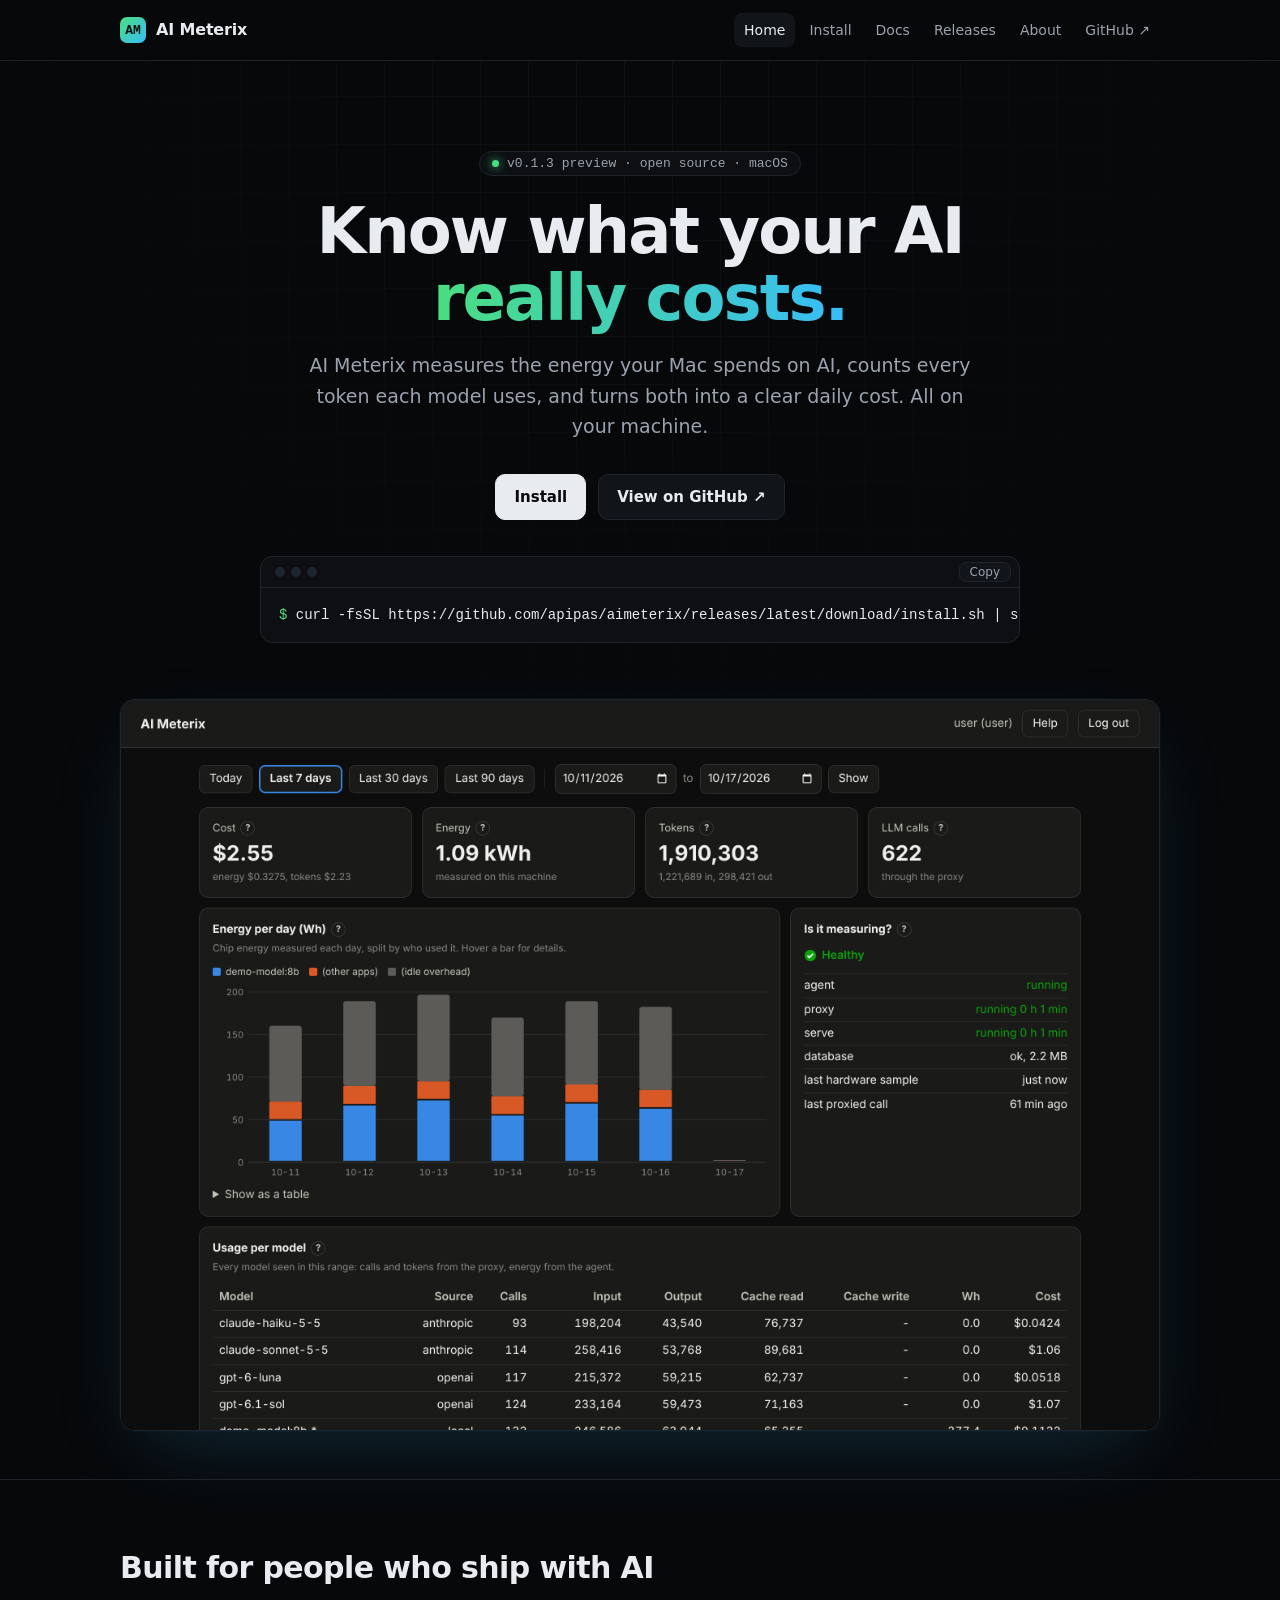
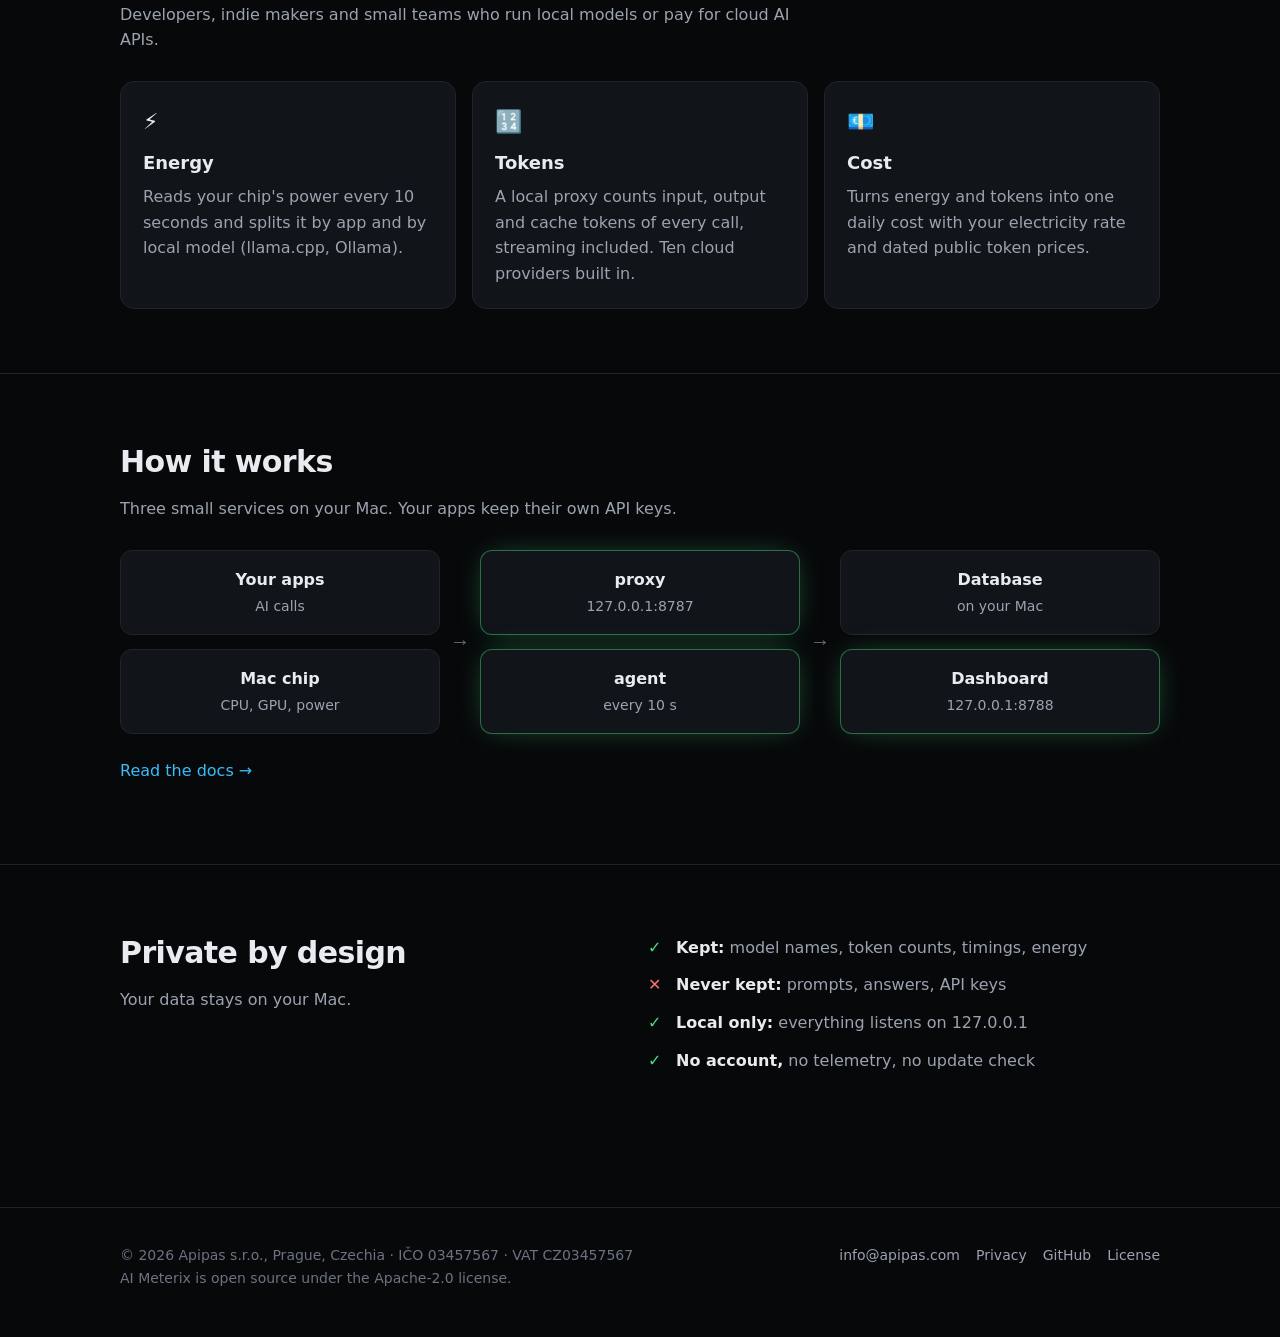
<file: site/index.html>
<!doctype html>
<html lang="en">
<head>
<meta charset="utf-8">
<meta name="viewport" content="width=device-width, initial-scale=1">
<title>AI Meterix</title>
<meta name="description" content="See what AI really costs on your Mac: energy, tokens and money, in one local dashboard.">
<link rel="stylesheet" href="style.css">
<link rel="icon" href="data:image/svg+xml,%3Csvg xmlns='http://www.w3.org/2000/svg' viewBox='0 0 32 32'%3E%3Crect width='32' height='32' rx='8' fill='%234ade80'/%3E%3Ctext x='16' y='22' font-size='16' font-family='monospace' font-weight='700' text-anchor='middle' fill='%2304110a'%3EAM%3C/text%3E%3C/svg%3E">
</head>
<body>
<header class="top"><div class="wrap">
<a class="logo" href="index.html"><span class="mark">AM</span>AI Meterix</a>
<button class="menu-btn" type="button" aria-label="Menu">Menu</button>
<nav class="menu"><a href="index.html" aria-current="page">Home</a><a href="install.html">Install</a><a href="docs.html">Docs</a><a href="releases.html">Releases</a><a href="about.html">About</a><a href="https://github.com/apipas/aimeterix">GitHub ↗</a></nav>
</div></header>
<main>

<section class="hero"><div class="wrap">
<span class="badge"><span class="dot"></span>v0.1.3 preview · open source · macOS</span>
<h1>Know what your AI<br><span class="grad">really costs.</span></h1>
<p class="lead">AI Meterix measures the energy your Mac spends on AI, counts every token each model uses, and turns both into a clear daily cost. All on your machine.</p>
<div class="btns"><a class="btn primary" href="install.html">Install</a><a class="btn" href="https://github.com/apipas/aimeterix">View on GitHub ↗</a></div>
<div class="term"><div class="bar"><i></i><i></i><i></i></div><pre><span class="p">$ </span>curl -fsSL https://github.com/apipas/aimeterix/releases/latest/download/install.sh | sh</pre></div>
<div class="shot"><img src="images/dashboard.png" alt="The AI Meterix dashboard: cost, energy, tokens and calls for the last 7 days" width="1280" height="900"></div>
</div></section>

<section class="section"><div class="wrap">
<h2>Built for people who ship with AI</h2>
<p class="sub">Developers, indie makers and small teams who run local models or pay for cloud AI APIs.</p>
<div class="grid">
<div class="card"><div class="ico">⚡</div><h3>Energy</h3><p>Reads your chip's power every 10 seconds and splits it by app and by local model (llama.cpp, Ollama).</p></div>
<div class="card"><div class="ico">🔢</div><h3>Tokens</h3><p>A local proxy counts input, output and cache tokens of every call, streaming included. Ten cloud providers built in.</p></div>
<div class="card"><div class="ico">💶</div><h3>Cost</h3><p>Turns energy and tokens into one daily cost with your electricity rate and dated public token prices.</p></div>
</div>
</div></section>

<section class="section"><div class="wrap">
<h2>How it works</h2>
<p class="sub">Three small services on your Mac. Your apps keep their own API keys.</p>
<div class="flow">
<div class="stack"><div class="node"><b>Your apps</b><span>AI calls</span></div><div class="node"><b>Mac chip</b><span>CPU, GPU, power</span></div></div>
<div class="arrow">→</div>
<div class="stack"><div class="node hl"><b>proxy</b><span>127.0.0.1:8787</span></div><div class="node hl"><b>agent</b><span>every 10 s</span></div></div>
<div class="arrow">→</div>
<div class="stack"><div class="node"><b>Database</b><span>on your Mac</span></div><div class="node hl"><b>Dashboard</b><span>127.0.0.1:8788</span></div></div>
</div>
<p style="margin-top:24px"><a href="docs.html">Read the docs →</a></p>
</div></section>

<section class="section"><div class="wrap">
<div class="grid two">
<div><h2>Private by design</h2><p class="sub">Your data stays on your Mac.</p></div>
<ul class="ticks">
<li><b>Kept:</b> model names, token counts, timings, energy</li>
<li class="no"><b>Never kept:</b> prompts, answers, API keys</li>
<li><b>Local only:</b> everything listens on 127.0.0.1</li>
<li><b>No account,</b> no telemetry, no update check</li>
</ul>
</div>
</div></section>

</main>
<footer><div class="wrap">
<div>© 2026 Apipas s.r.o., Prague, Czechia · IČO 03457567 · VAT CZ03457567<br>AI Meterix is open source under the Apache-2.0 license.</div>
<div class="links"><a href="mailto:info@apipas.com">info@apipas.com</a><a href="privacy.html">Privacy</a><a href="https://github.com/apipas/aimeterix">GitHub</a><a href="https://github.com/apipas/aimeterix/blob/main/LICENSE">License</a></div>
</div></footer>
<script src="site.js"></script>
</body>
</html>
</file>
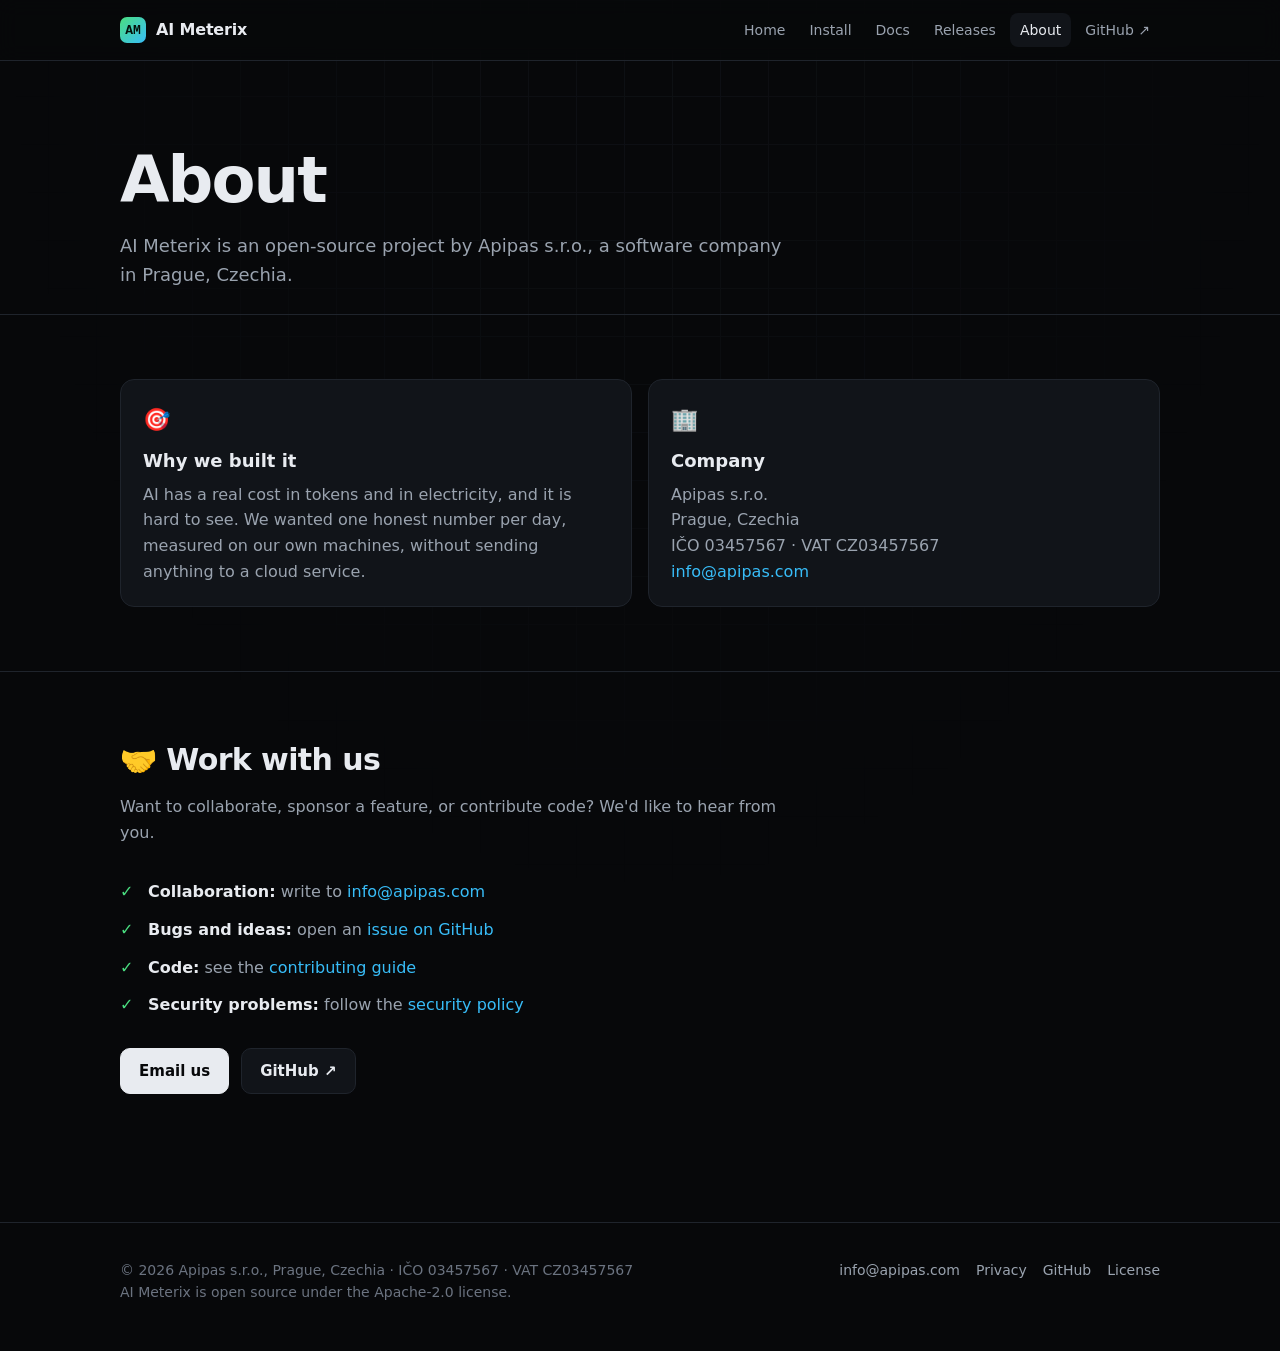
<file: site/about.html>
<!doctype html>
<html lang="en">
<head>
<meta charset="utf-8">
<meta name="viewport" content="width=device-width, initial-scale=1">
<title>About · AI Meterix</title>
<meta name="description" content="AI Meterix is an open-source project by Apipas s.r.o., Prague, Czechia.">
<link rel="stylesheet" href="style.css">
<link rel="icon" href="data:image/svg+xml,%3Csvg xmlns='http://www.w3.org/2000/svg' viewBox='0 0 32 32'%3E%3Crect width='32' height='32' rx='8' fill='%234ade80'/%3E%3Ctext x='16' y='22' font-size='16' font-family='monospace' font-weight='700' text-anchor='middle' fill='%2304110a'%3EAM%3C/text%3E%3C/svg%3E">
</head>
<body>
<header class="top"><div class="wrap">
<a class="logo" href="index.html"><span class="mark">AM</span>AI Meterix</a>
<button class="menu-btn" type="button" aria-label="Menu">Menu</button>
<nav class="menu"><a href="index.html">Home</a><a href="install.html">Install</a><a href="docs.html">Docs</a><a href="releases.html">Releases</a><a href="about.html" aria-current="page">About</a><a href="https://github.com/apipas/aimeterix">GitHub ↗</a></nav>
</div></header>
<main>

<section class="page-head"><div class="wrap">
<h1>About</h1>
<p>AI Meterix is an open-source project by Apipas s.r.o., a software company in Prague, Czechia.</p>
</div></section>

<section class="section"><div class="wrap">
<div class="grid two">
<div class="card"><div class="ico">🎯</div><h3>Why we built it</h3><p>AI has a real cost in tokens and in electricity, and it is hard to see. We wanted one honest number per day, measured on our own machines, without sending anything to a cloud service.</p></div>
<div class="card"><div class="ico">🏢</div><h3>Company</h3><p>Apipas s.r.o.<br>Prague, Czechia<br>IČO 03457567 · VAT CZ03457567<br><a href="mailto:info@apipas.com">info@apipas.com</a></p></div>
</div>
</div></section>

<section class="section"><div class="wrap">
<h2>🤝 Work with us</h2>
<p class="sub">Want to collaborate, sponsor a feature, or contribute code? We'd like to hear from you.</p>
<ul class="ticks">
<li><b>Collaboration:</b> write to <a href="mailto:info@apipas.com">info@apipas.com</a></li>
<li><b>Bugs and ideas:</b> open an <a href="https://github.com/apipas/aimeterix/issues">issue on GitHub</a></li>
<li><b>Code:</b> see the <a href="https://github.com/apipas/aimeterix/blob/main/CONTRIBUTING.md">contributing guide</a></li>
<li><b>Security problems:</b> follow the <a href="https://github.com/apipas/aimeterix/blob/main/SECURITY.md">security policy</a></li>
</ul>
<div class="btns" style="justify-content:flex-start;margin-top:24px"><a class="btn primary" href="mailto:info@apipas.com">Email us</a><a class="btn" href="https://github.com/apipas/aimeterix">GitHub ↗</a></div>
</div></section>

</main>
<footer><div class="wrap">
<div>© 2026 Apipas s.r.o., Prague, Czechia · IČO 03457567 · VAT CZ03457567<br>AI Meterix is open source under the Apache-2.0 license.</div>
<div class="links"><a href="mailto:info@apipas.com">info@apipas.com</a><a href="privacy.html">Privacy</a><a href="https://github.com/apipas/aimeterix">GitHub</a><a href="https://github.com/apipas/aimeterix/blob/main/LICENSE">License</a></div>
</div></footer>
<script src="site.js"></script>
</body>
</html>
</file>
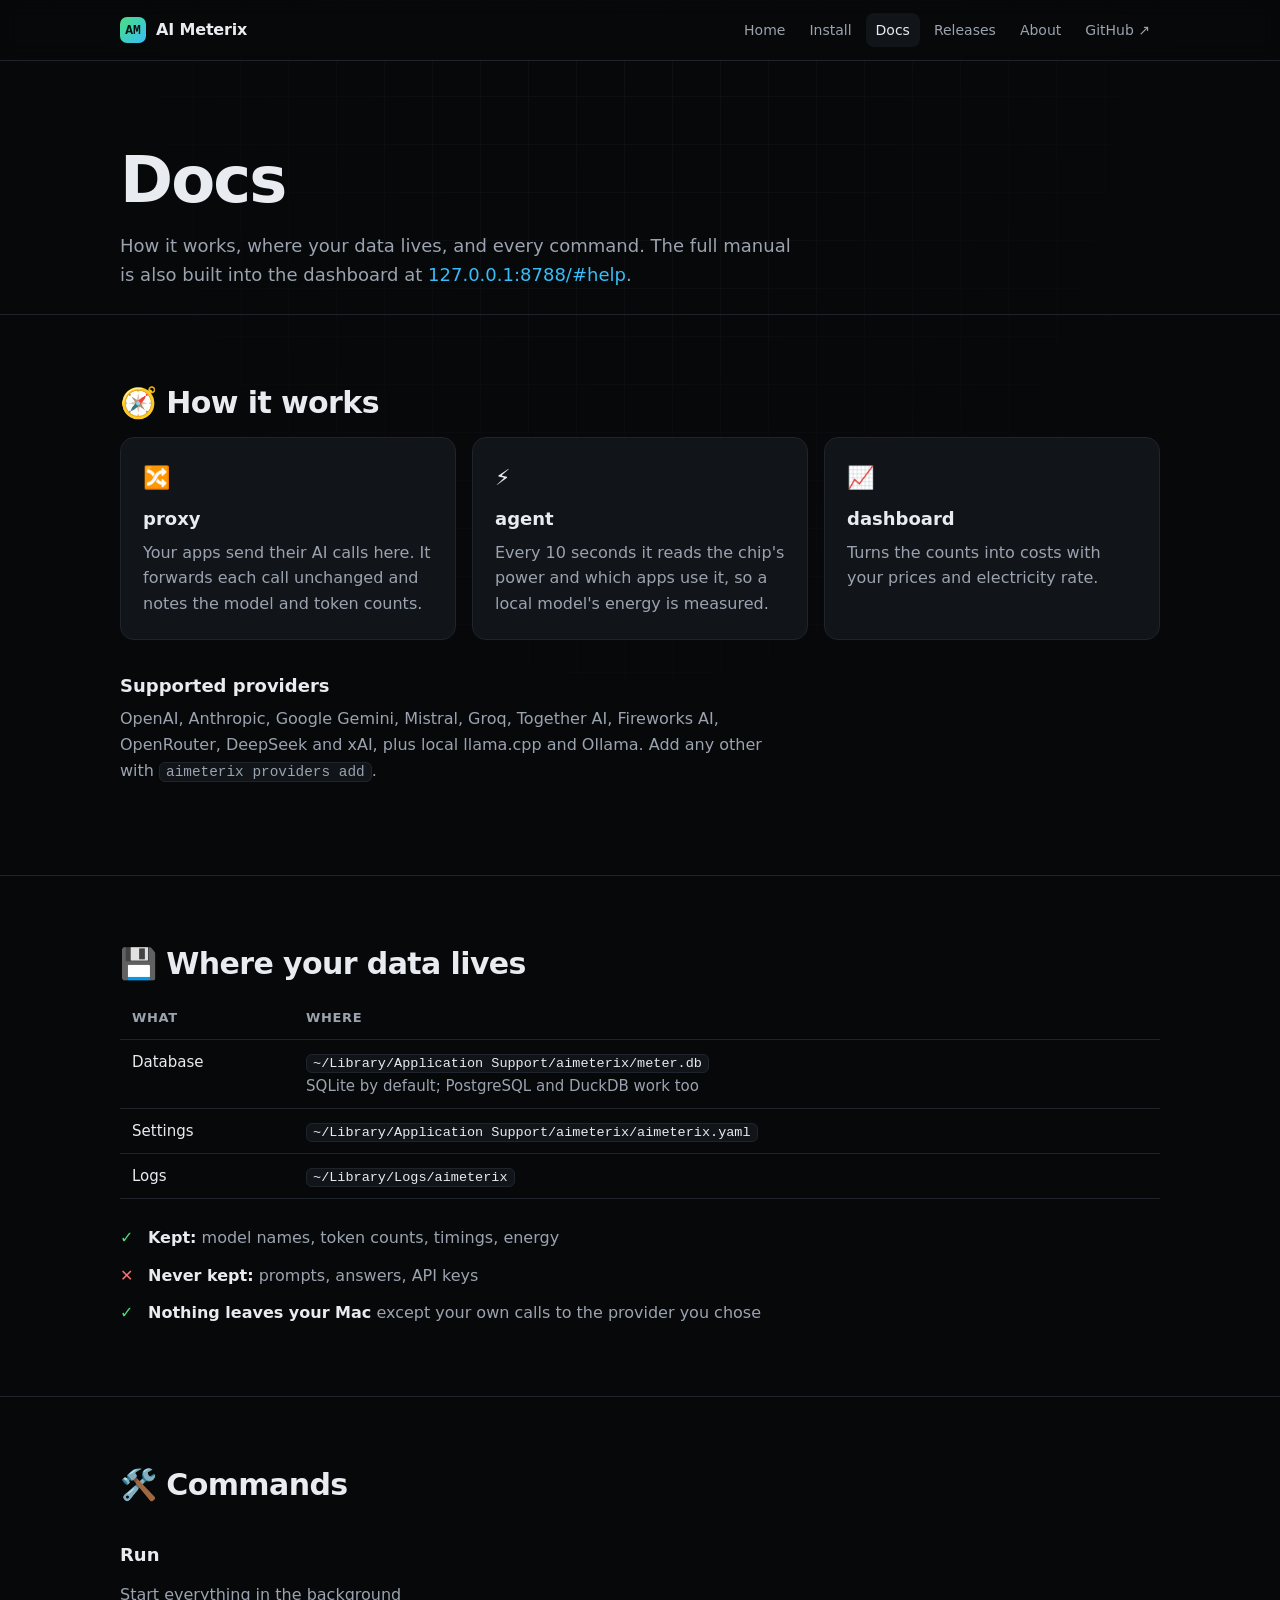
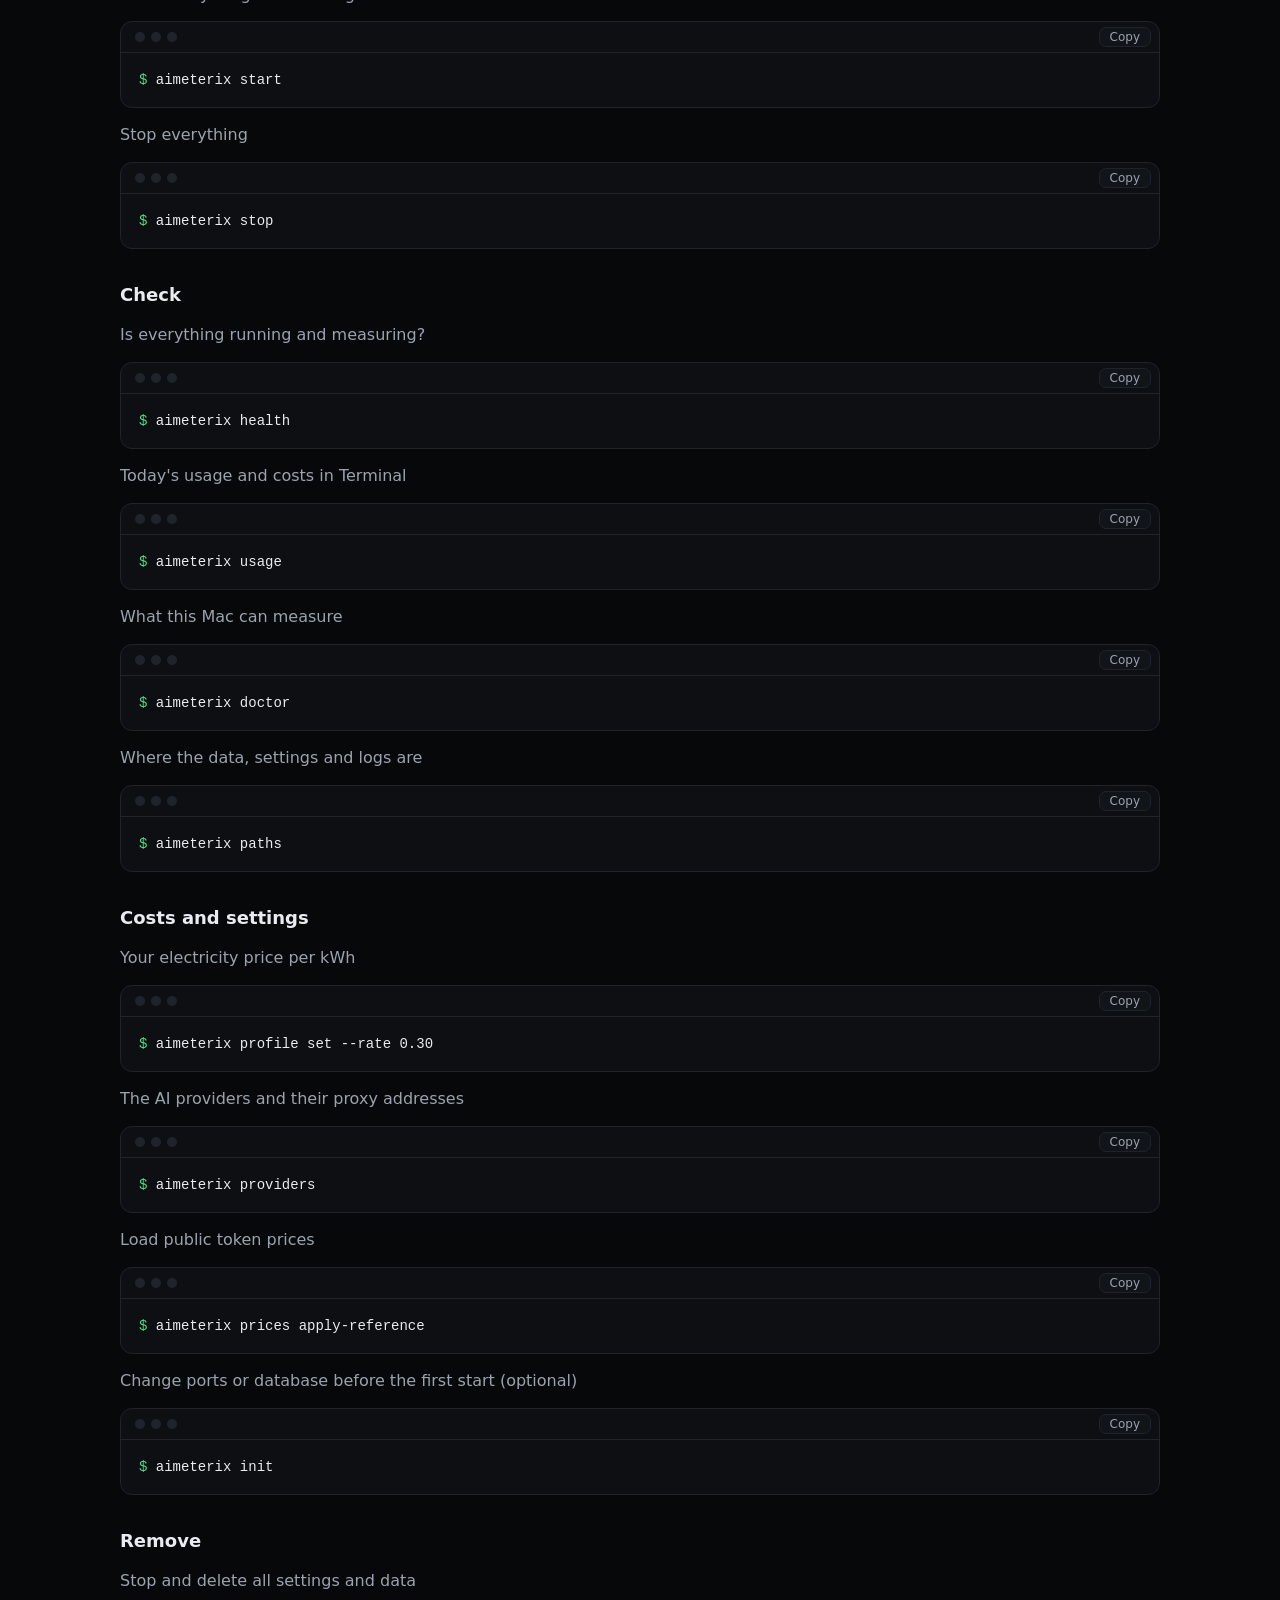
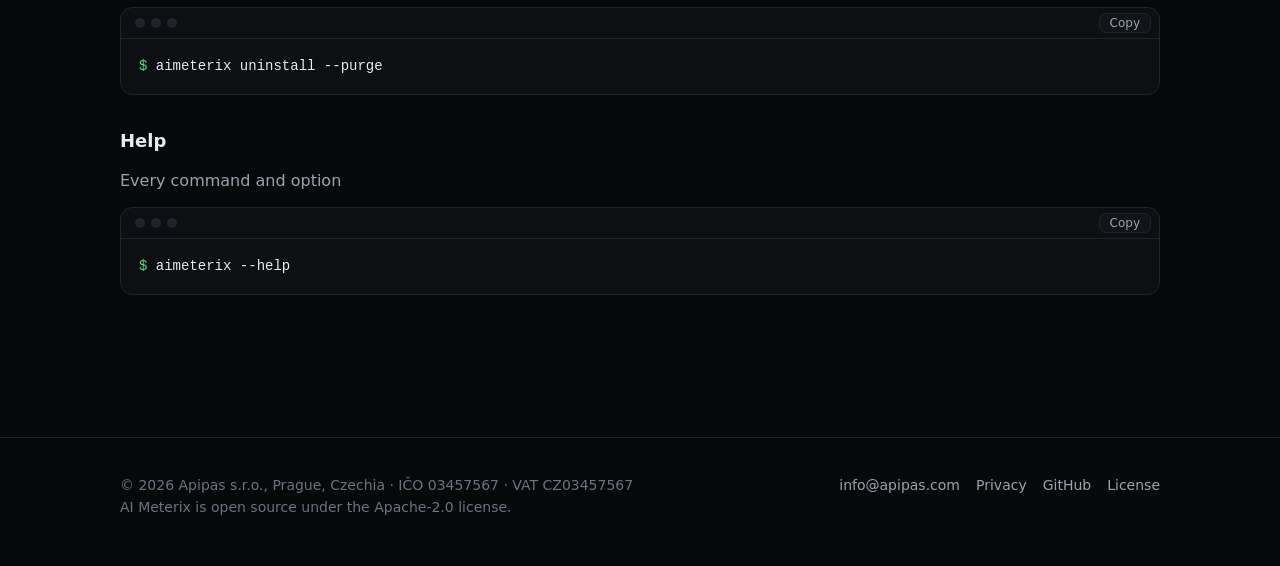
<file: site/docs.html>
<!doctype html>
<html lang="en">
<head>
<meta charset="utf-8">
<meta name="viewport" content="width=device-width, initial-scale=1">
<title>Docs · AI Meterix</title>
<meta name="description" content="How AI Meterix collects data, where it is stored, and every command.">
<link rel="stylesheet" href="style.css">
<link rel="icon" href="data:image/svg+xml,%3Csvg xmlns='http://www.w3.org/2000/svg' viewBox='0 0 32 32'%3E%3Crect width='32' height='32' rx='8' fill='%234ade80'/%3E%3Ctext x='16' y='22' font-size='16' font-family='monospace' font-weight='700' text-anchor='middle' fill='%2304110a'%3EAM%3C/text%3E%3C/svg%3E">
</head>
<body>
<header class="top"><div class="wrap">
<a class="logo" href="index.html"><span class="mark">AM</span>AI Meterix</a>
<button class="menu-btn" type="button" aria-label="Menu">Menu</button>
<nav class="menu"><a href="index.html">Home</a><a href="install.html">Install</a><a href="docs.html" aria-current="page">Docs</a><a href="releases.html">Releases</a><a href="about.html">About</a><a href="https://github.com/apipas/aimeterix">GitHub ↗</a></nav>
</div></header>
<main>

<section class="page-head"><div class="wrap">
<h1>Docs</h1>
<p>How it works, where your data lives, and every command. The full manual is also built into the dashboard at <a href="http://127.0.0.1:8788/#help">127.0.0.1:8788/#help</a>.</p>
</div></section>

<section class="section"><div class="wrap">
<h2>🧭 How it works</h2>
<div class="grid">
<div class="card"><div class="ico">🔀</div><h3>proxy</h3><p>Your apps send their AI calls here. It forwards each call unchanged and notes the model and token counts.</p></div>
<div class="card"><div class="ico">⚡</div><h3>agent</h3><p>Every 10 seconds it reads the chip's power and which apps use it, so a local model's energy is measured.</p></div>
<div class="card"><div class="ico">📈</div><h3>dashboard</h3><p>Turns the counts into costs with your prices and electricity rate.</p></div>
</div>
<h3 style="margin-top:32px">Supported providers</h3>
<p class="sub">OpenAI, Anthropic, Google Gemini, Mistral, Groq, Together AI, Fireworks AI, OpenRouter, DeepSeek and xAI, plus local llama.cpp and Ollama. Add any other with <code>aimeterix providers add</code>.</p>
</div></section>

<section class="section"><div class="wrap">
<h2>💾 Where your data lives</h2>
<div class="scroll"><table>
<tr><th>What</th><th>Where</th></tr>
<tr><td>Database</td><td><code>~/Library/Application Support/aimeterix/meter.db</code><br><span style="color:var(--muted)">SQLite by default; PostgreSQL and DuckDB work too</span></td></tr>
<tr><td>Settings</td><td><code>~/Library/Application Support/aimeterix/aimeterix.yaml</code></td></tr>
<tr><td>Logs</td><td><code>~/Library/Logs/aimeterix</code></td></tr>
</table></div>
<ul class="ticks" style="margin-top:20px">
<li><b>Kept:</b> model names, token counts, timings, energy</li>
<li class="no"><b>Never kept:</b> prompts, answers, API keys</li>
<li><b>Nothing leaves your Mac</b> except your own calls to the provider you chose</li>
</ul>
</div></section>

<section class="section"><div class="wrap">
<h2>🛠️ Commands</h2>
<h3 style="margin-top:32px">Run</h3><p class="sub" style="margin:12px 0 0">Start everything in the background</p><div class="term"><div class="bar"><i></i><i></i><i></i></div><pre><span class="p">$ </span>aimeterix start</pre></div><p class="sub" style="margin:12px 0 0">Stop everything</p><div class="term"><div class="bar"><i></i><i></i><i></i></div><pre><span class="p">$ </span>aimeterix stop</pre></div><h3 style="margin-top:32px">Check</h3><p class="sub" style="margin:12px 0 0">Is everything running and measuring?</p><div class="term"><div class="bar"><i></i><i></i><i></i></div><pre><span class="p">$ </span>aimeterix health</pre></div><p class="sub" style="margin:12px 0 0">Today's usage and costs in Terminal</p><div class="term"><div class="bar"><i></i><i></i><i></i></div><pre><span class="p">$ </span>aimeterix usage</pre></div><p class="sub" style="margin:12px 0 0">What this Mac can measure</p><div class="term"><div class="bar"><i></i><i></i><i></i></div><pre><span class="p">$ </span>aimeterix doctor</pre></div><p class="sub" style="margin:12px 0 0">Where the data, settings and logs are</p><div class="term"><div class="bar"><i></i><i></i><i></i></div><pre><span class="p">$ </span>aimeterix paths</pre></div><h3 style="margin-top:32px">Costs and settings</h3><p class="sub" style="margin:12px 0 0">Your electricity price per kWh</p><div class="term"><div class="bar"><i></i><i></i><i></i></div><pre><span class="p">$ </span>aimeterix profile set --rate 0.30</pre></div><p class="sub" style="margin:12px 0 0">The AI providers and their proxy addresses</p><div class="term"><div class="bar"><i></i><i></i><i></i></div><pre><span class="p">$ </span>aimeterix providers</pre></div><p class="sub" style="margin:12px 0 0">Load public token prices</p><div class="term"><div class="bar"><i></i><i></i><i></i></div><pre><span class="p">$ </span>aimeterix prices apply-reference</pre></div><p class="sub" style="margin:12px 0 0">Change ports or database before the first start (optional)</p><div class="term"><div class="bar"><i></i><i></i><i></i></div><pre><span class="p">$ </span>aimeterix init</pre></div><h3 style="margin-top:32px">Remove</h3><p class="sub" style="margin:12px 0 0">Stop and delete all settings and data</p><div class="term"><div class="bar"><i></i><i></i><i></i></div><pre><span class="p">$ </span>aimeterix uninstall --purge</pre></div><h3 style="margin-top:32px">Help</h3><p class="sub" style="margin:12px 0 0">Every command and option</p><div class="term"><div class="bar"><i></i><i></i><i></i></div><pre><span class="p">$ </span>aimeterix --help</pre></div>
</div></section>

</main>
<footer><div class="wrap">
<div>© 2026 Apipas s.r.o., Prague, Czechia · IČO 03457567 · VAT CZ03457567<br>AI Meterix is open source under the Apache-2.0 license.</div>
<div class="links"><a href="mailto:info@apipas.com">info@apipas.com</a><a href="privacy.html">Privacy</a><a href="https://github.com/apipas/aimeterix">GitHub</a><a href="https://github.com/apipas/aimeterix/blob/main/LICENSE">License</a></div>
</div></footer>
<script src="site.js"></script>
</body>
</html>
</file>
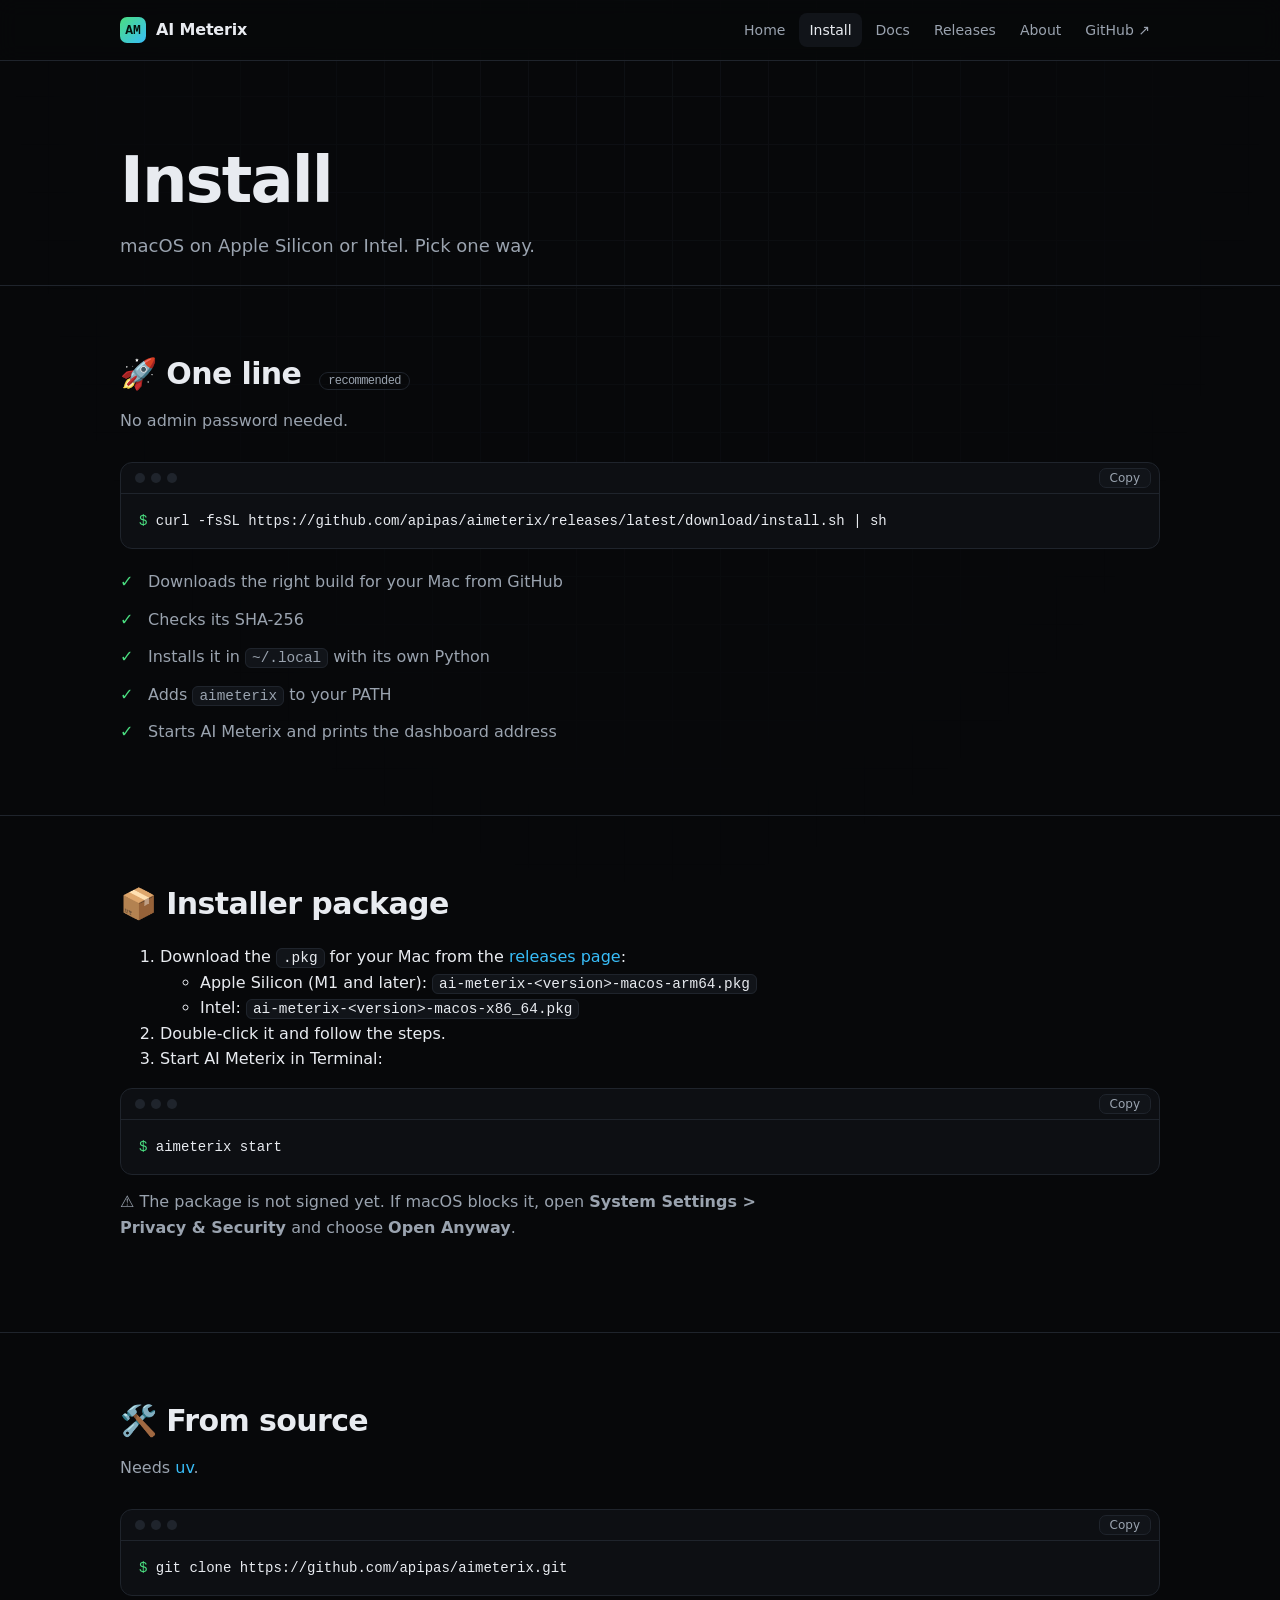
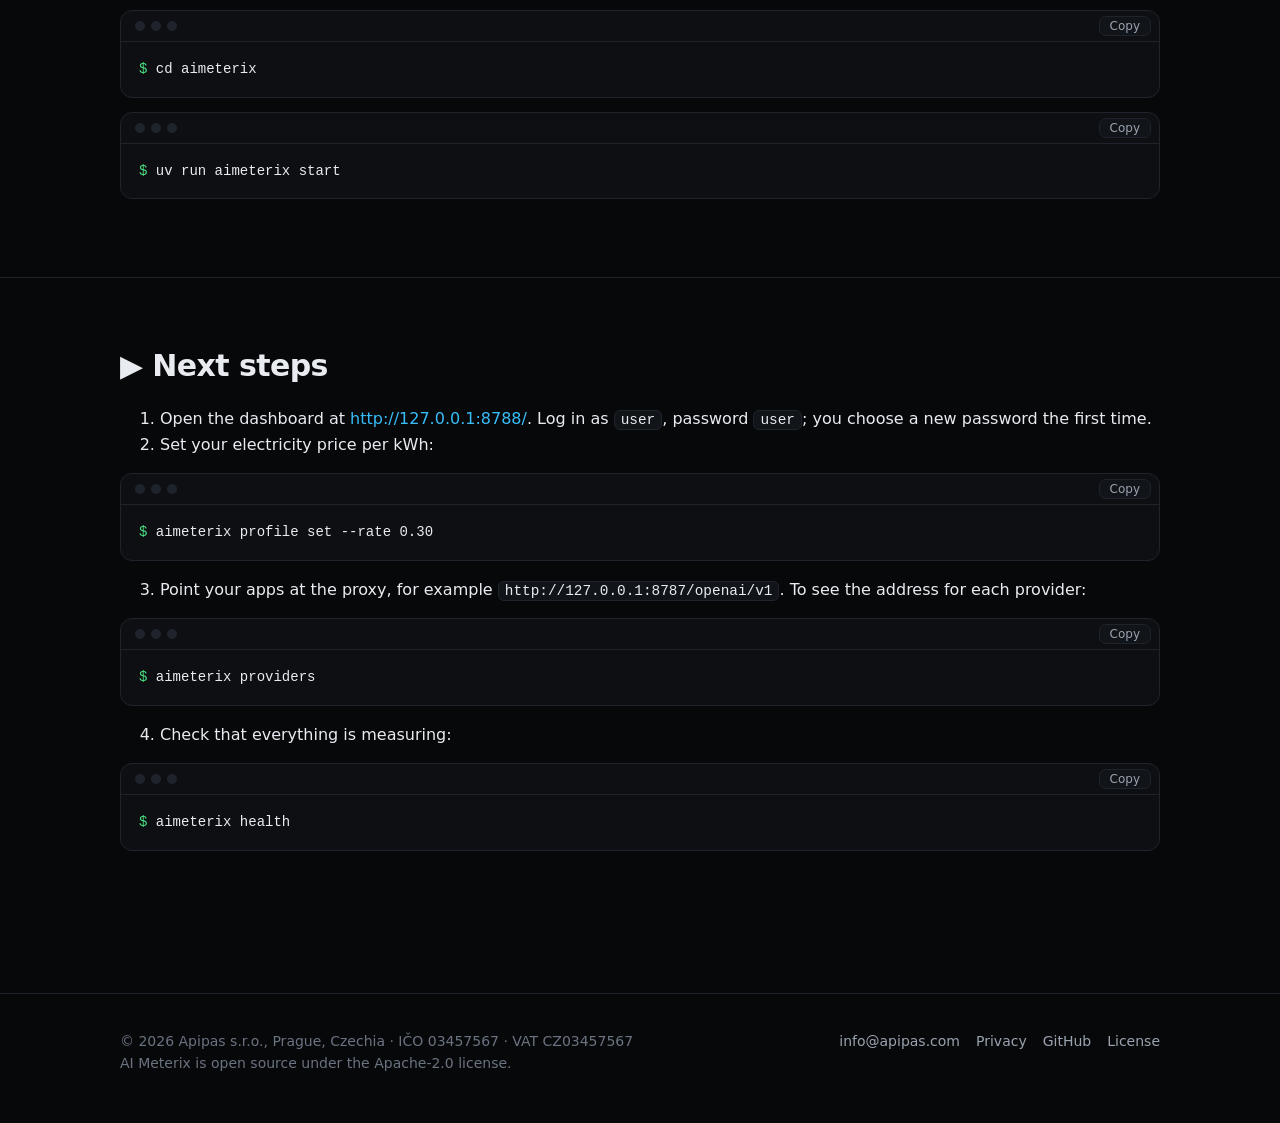
<file: site/install.html>
<!doctype html>
<html lang="en">
<head>
<meta charset="utf-8">
<meta name="viewport" content="width=device-width, initial-scale=1">
<title>Install · AI Meterix</title>
<meta name="description" content="Install AI Meterix on macOS in one line, with a package, or from source.">
<link rel="stylesheet" href="style.css">
<link rel="icon" href="data:image/svg+xml,%3Csvg xmlns='http://www.w3.org/2000/svg' viewBox='0 0 32 32'%3E%3Crect width='32' height='32' rx='8' fill='%234ade80'/%3E%3Ctext x='16' y='22' font-size='16' font-family='monospace' font-weight='700' text-anchor='middle' fill='%2304110a'%3EAM%3C/text%3E%3C/svg%3E">
</head>
<body>
<header class="top"><div class="wrap">
<a class="logo" href="index.html"><span class="mark">AM</span>AI Meterix</a>
<button class="menu-btn" type="button" aria-label="Menu">Menu</button>
<nav class="menu"><a href="index.html">Home</a><a href="install.html" aria-current="page">Install</a><a href="docs.html">Docs</a><a href="releases.html">Releases</a><a href="about.html">About</a><a href="https://github.com/apipas/aimeterix">GitHub ↗</a></nav>
</div></header>
<main>

<section class="page-head"><div class="wrap">
<h1>Install</h1>
<p>macOS on Apple Silicon or Intel. Pick one way.</p>
</div></section>

<section class="section"><div class="wrap">
<h2>🚀 One line <span class="tag">recommended</span></h2>
<p class="sub">No admin password needed.</p>
<div class="term"><div class="bar"><i></i><i></i><i></i></div><pre><span class="p">$ </span>curl -fsSL https://github.com/apipas/aimeterix/releases/latest/download/install.sh | sh</pre></div>
<ul class="ticks">
<li>Downloads the right build for your Mac from GitHub</li>
<li>Checks its SHA-256</li>
<li>Installs it in <code>~/.local</code> with its own Python</li>
<li>Adds <code>aimeterix</code> to your PATH</li>
<li>Starts AI Meterix and prints the dashboard address</li>
</ul>
</div></section>

<section class="section"><div class="wrap">
<h2>📦 Installer package</h2>
<ol>
<li>Download the <code>.pkg</code> for your Mac from the <a href="https://github.com/apipas/aimeterix/releases/latest">releases page</a>:
<ul><li>Apple Silicon (M1 and later): <code>ai-meterix-&lt;version&gt;-macos-arm64.pkg</code></li>
<li>Intel: <code>ai-meterix-&lt;version&gt;-macos-x86_64.pkg</code></li></ul></li>
<li>Double-click it and follow the steps.</li>
<li>Start AI Meterix in Terminal:</li>
</ol>
<div class="term"><div class="bar"><i></i><i></i><i></i></div><pre><span class="p">$ </span>aimeterix start</pre></div>
<p class="sub">⚠️ The package is not signed yet. If macOS blocks it, open <b>System Settings &gt; Privacy &amp; Security</b> and choose <b>Open Anyway</b>.</p>
</div></section>

<section class="section"><div class="wrap">
<h2>🛠️ From source</h2>
<p class="sub">Needs <a href="https://docs.astral.sh/uv/">uv</a>.</p>
<div class="term"><div class="bar"><i></i><i></i><i></i></div><pre><span class="p">$ </span>git clone https://github.com/apipas/aimeterix.git</pre></div>
<div class="term"><div class="bar"><i></i><i></i><i></i></div><pre><span class="p">$ </span>cd aimeterix</pre></div>
<div class="term"><div class="bar"><i></i><i></i><i></i></div><pre><span class="p">$ </span>uv run aimeterix start</pre></div>
</div></section>

<section class="section"><div class="wrap">
<h2>▶️ Next steps</h2>
<ol>
<li>Open the dashboard at <a href="http://127.0.0.1:8788/">http://127.0.0.1:8788/</a>. Log in as <code>user</code>, password <code>user</code>; you choose a new password the first time.</li>
<li>Set your electricity price per kWh:</li>
</ol>
<div class="term"><div class="bar"><i></i><i></i><i></i></div><pre><span class="p">$ </span>aimeterix profile set --rate 0.30</pre></div>
<ol start="3">
<li>Point your apps at the proxy, for example <code>http://127.0.0.1:8787/openai/v1</code>. To see the address for each provider:</li>
</ol>
<div class="term"><div class="bar"><i></i><i></i><i></i></div><pre><span class="p">$ </span>aimeterix providers</pre></div>
<ol start="4"><li>Check that everything is measuring:</li></ol>
<div class="term"><div class="bar"><i></i><i></i><i></i></div><pre><span class="p">$ </span>aimeterix health</pre></div>
</div></section>

</main>
<footer><div class="wrap">
<div>© 2026 Apipas s.r.o., Prague, Czechia · IČO 03457567 · VAT CZ03457567<br>AI Meterix is open source under the Apache-2.0 license.</div>
<div class="links"><a href="mailto:info@apipas.com">info@apipas.com</a><a href="privacy.html">Privacy</a><a href="https://github.com/apipas/aimeterix">GitHub</a><a href="https://github.com/apipas/aimeterix/blob/main/LICENSE">License</a></div>
</div></footer>
<script src="site.js"></script>
</body>
</html>
</file>
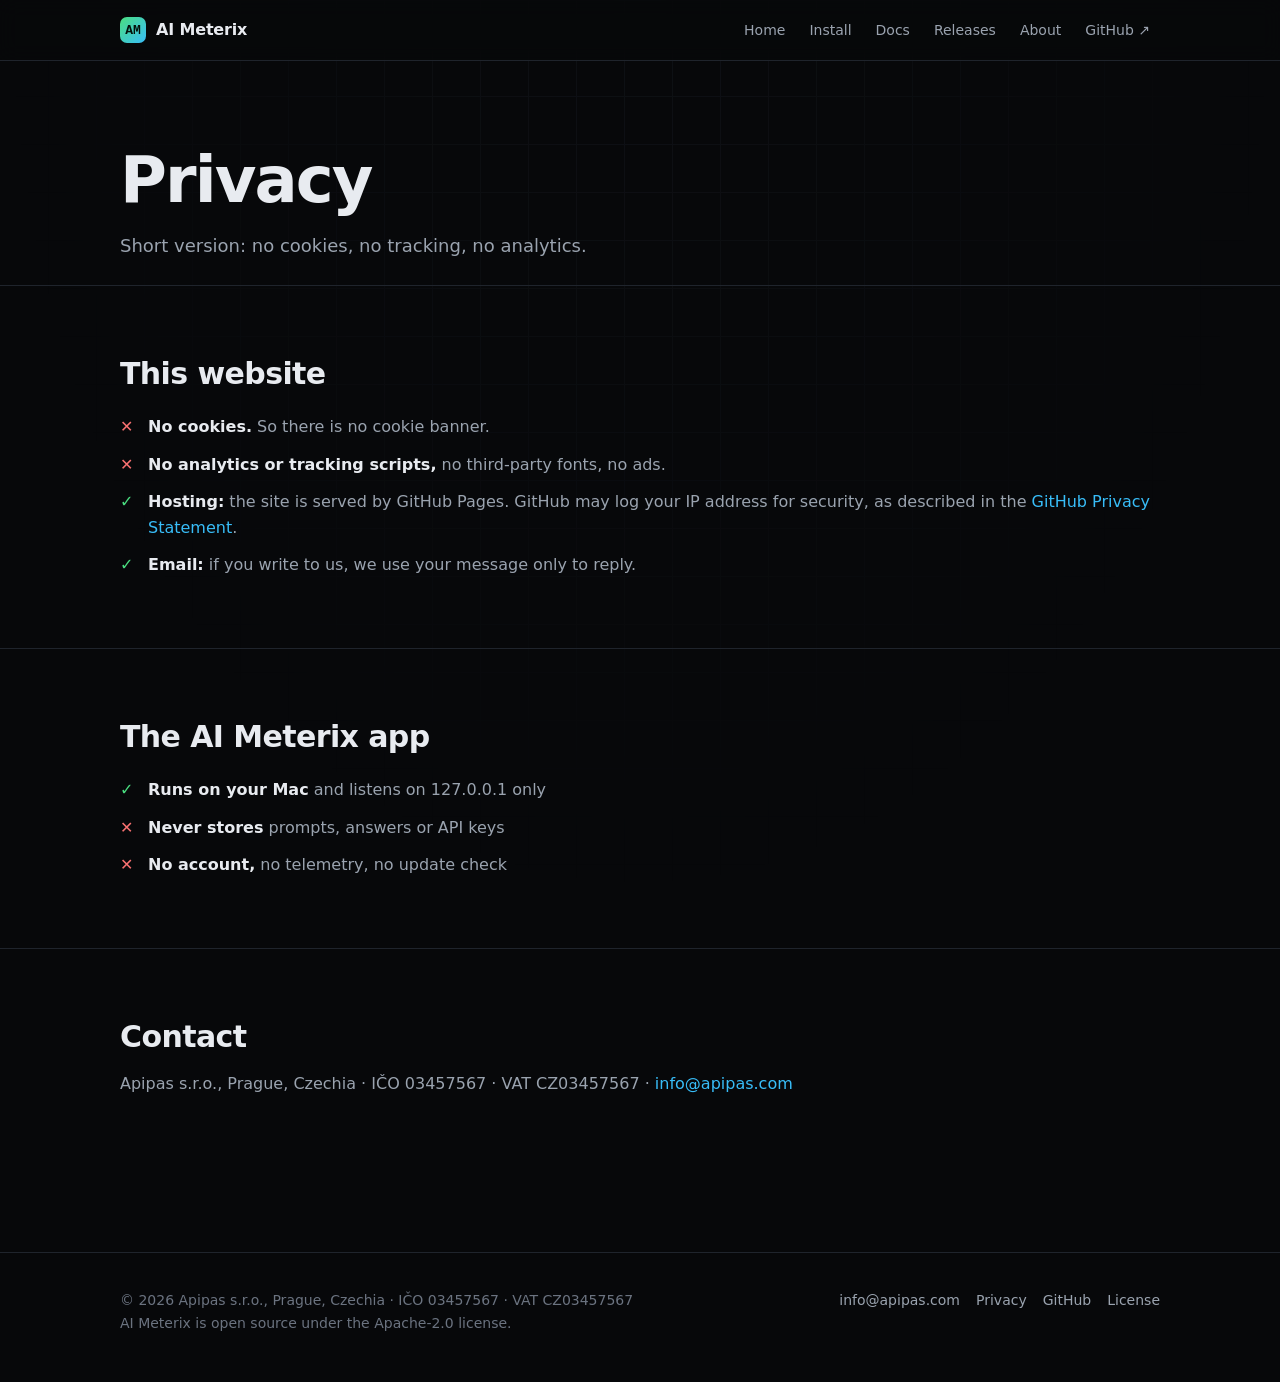
<file: site/privacy.html>
<!doctype html>
<html lang="en">
<head>
<meta charset="utf-8">
<meta name="viewport" content="width=device-width, initial-scale=1">
<title>Privacy · AI Meterix</title>
<meta name="description" content="This website uses no cookies and no tracking.">
<link rel="stylesheet" href="style.css">
<link rel="icon" href="data:image/svg+xml,%3Csvg xmlns='http://www.w3.org/2000/svg' viewBox='0 0 32 32'%3E%3Crect width='32' height='32' rx='8' fill='%234ade80'/%3E%3Ctext x='16' y='22' font-size='16' font-family='monospace' font-weight='700' text-anchor='middle' fill='%2304110a'%3EAM%3C/text%3E%3C/svg%3E">
</head>
<body>
<header class="top"><div class="wrap">
<a class="logo" href="index.html"><span class="mark">AM</span>AI Meterix</a>
<button class="menu-btn" type="button" aria-label="Menu">Menu</button>
<nav class="menu"><a href="index.html">Home</a><a href="install.html">Install</a><a href="docs.html">Docs</a><a href="releases.html">Releases</a><a href="about.html">About</a><a href="https://github.com/apipas/aimeterix">GitHub ↗</a></nav>
</div></header>
<main>

<section class="page-head"><div class="wrap">
<h1>Privacy</h1>
<p>Short version: no cookies, no tracking, no analytics.</p>
</div></section>

<section class="section"><div class="wrap">
<h2>This website</h2>
<ul class="ticks">
<li class="no"><b>No cookies.</b> So there is no cookie banner.</li>
<li class="no"><b>No analytics or tracking scripts,</b> no third-party fonts, no ads.</li>
<li><b>Hosting:</b> the site is served by GitHub Pages. GitHub may log your IP address for security, as described in the <a href="https://docs.github.com/en/site-policy/privacy-policies/github-general-privacy-statement">GitHub Privacy Statement</a>.</li>
<li><b>Email:</b> if you write to us, we use your message only to reply.</li>
</ul>
</div></section>

<section class="section"><div class="wrap">
<h2>The AI Meterix app</h2>
<ul class="ticks">
<li><b>Runs on your Mac</b> and listens on 127.0.0.1 only</li>
<li class="no"><b>Never stores</b> prompts, answers or API keys</li>
<li class="no"><b>No account,</b> no telemetry, no update check</li>
</ul>
</div></section>

<section class="section"><div class="wrap">
<h2>Contact</h2>
<p class="sub">Apipas s.r.o., Prague, Czechia · IČO 03457567 · VAT CZ03457567 · <a href="mailto:info@apipas.com">info@apipas.com</a></p>
</div></section>

</main>
<footer><div class="wrap">
<div>© 2026 Apipas s.r.o., Prague, Czechia · IČO 03457567 · VAT CZ03457567<br>AI Meterix is open source under the Apache-2.0 license.</div>
<div class="links"><a href="mailto:info@apipas.com">info@apipas.com</a><a href="privacy.html">Privacy</a><a href="https://github.com/apipas/aimeterix">GitHub</a><a href="https://github.com/apipas/aimeterix/blob/main/LICENSE">License</a></div>
</div></footer>
<script src="site.js"></script>
</body>
</html>
</file>
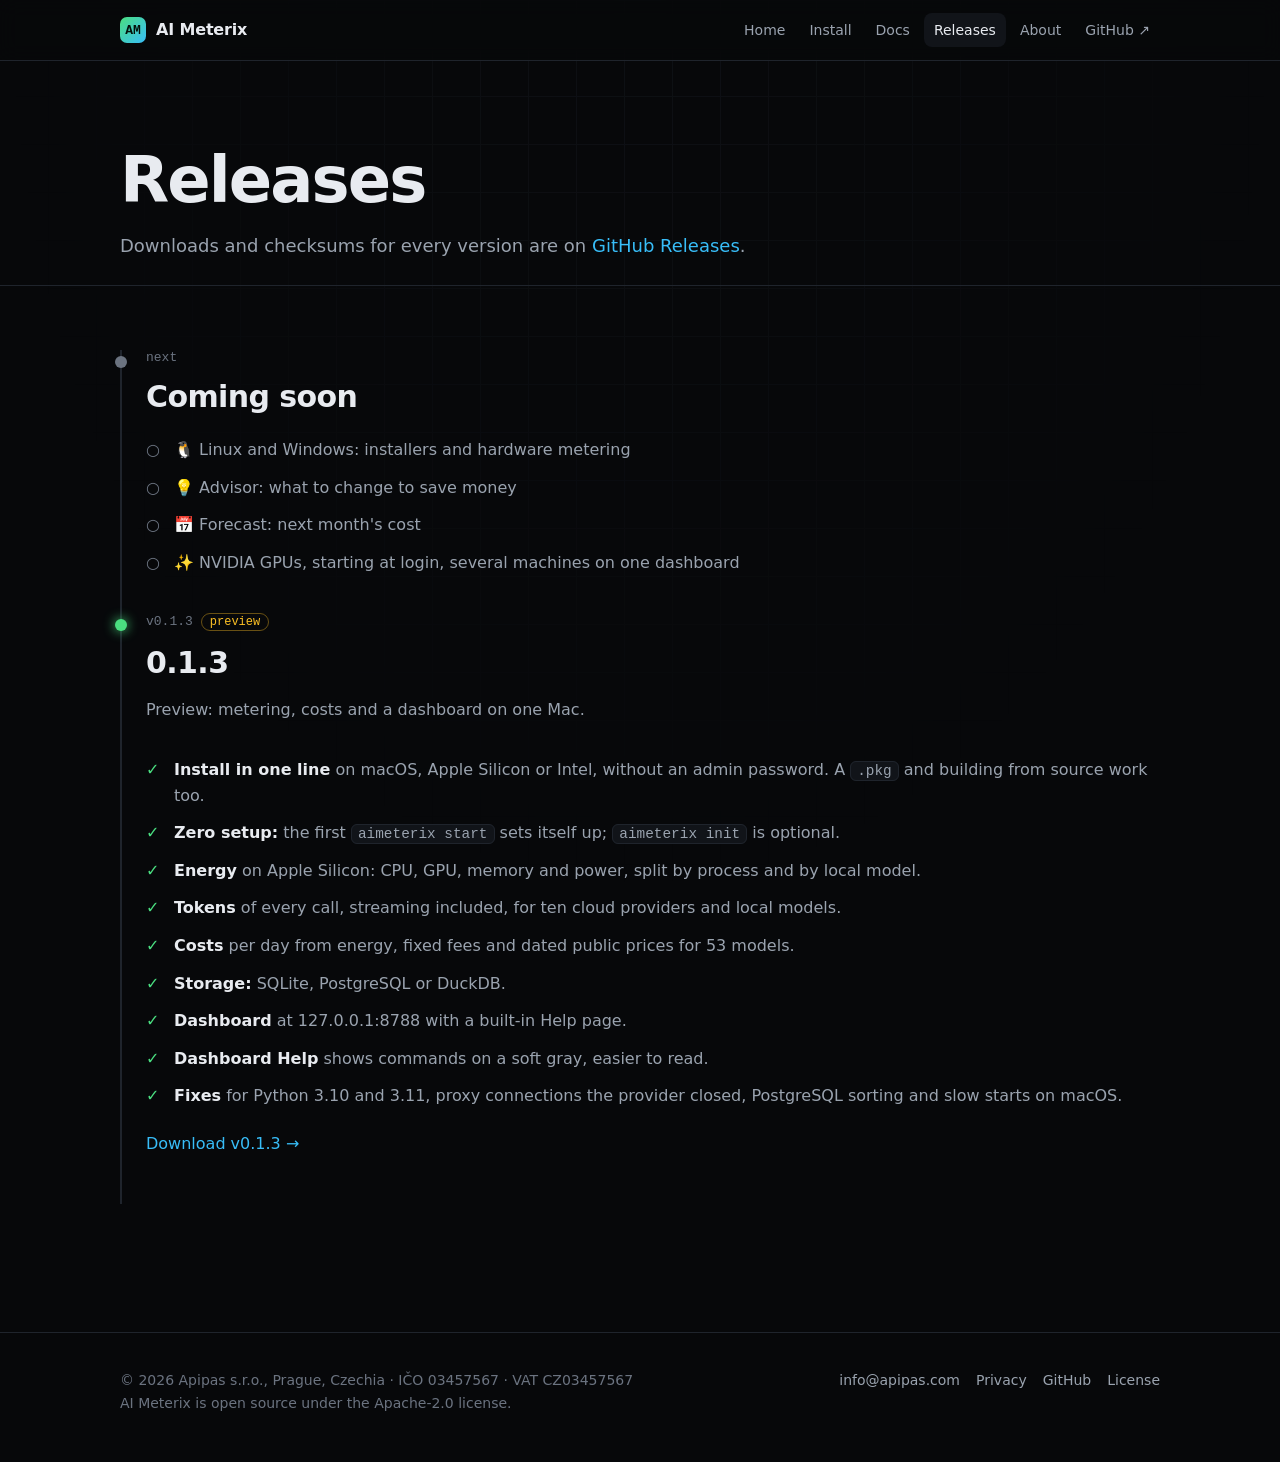
<file: site/releases.html>
<!doctype html>
<html lang="en">
<head>
<meta charset="utf-8">
<meta name="viewport" content="width=device-width, initial-scale=1">
<title>Releases · AI Meterix</title>
<meta name="description" content="AI Meterix release notes and what is coming next.">
<link rel="stylesheet" href="style.css">
<link rel="icon" href="data:image/svg+xml,%3Csvg xmlns='http://www.w3.org/2000/svg' viewBox='0 0 32 32'%3E%3Crect width='32' height='32' rx='8' fill='%234ade80'/%3E%3Ctext x='16' y='22' font-size='16' font-family='monospace' font-weight='700' text-anchor='middle' fill='%2304110a'%3EAM%3C/text%3E%3C/svg%3E">
</head>
<body>
<header class="top"><div class="wrap">
<a class="logo" href="index.html"><span class="mark">AM</span>AI Meterix</a>
<button class="menu-btn" type="button" aria-label="Menu">Menu</button>
<nav class="menu"><a href="index.html">Home</a><a href="install.html">Install</a><a href="docs.html">Docs</a><a href="releases.html" aria-current="page">Releases</a><a href="about.html">About</a><a href="https://github.com/apipas/aimeterix">GitHub ↗</a></nav>
</div></header>
<main>

<section class="page-head"><div class="wrap">
<h1>Releases</h1>
<p>Downloads and checksums for every version are on <a href="https://github.com/apipas/aimeterix/releases">GitHub Releases</a>.</p>
</div></section>

<section class="section"><div class="wrap">
<div class="release soon">
<div class="meta">next</div>
<h2>Coming soon</h2>
<ul class="ticks soon">
<li>🐧 Linux and Windows: installers and hardware metering</li>
<li>💡 Advisor: what to change to save money</li>
<li>📅 Forecast: next month's cost</li>
<li>✨ NVIDIA GPUs, starting at login, several machines on one dashboard</li>
</ul>
</div>
<div class="release">
<div class="meta">v0.1.3<span class="tag pre">preview</span></div>
<h2>0.1.3</h2>
<p class="sub">Preview: metering, costs and a dashboard on one Mac.</p>
<ul class="ticks">
<li><b>Install in one line</b> on macOS, Apple Silicon or Intel, without an admin password. A <code>.pkg</code> and building from source work too.</li>
<li><b>Zero setup:</b> the first <code>aimeterix start</code> sets itself up; <code>aimeterix init</code> is optional.</li>
<li><b>Energy</b> on Apple Silicon: CPU, GPU, memory and power, split by process and by local model.</li>
<li><b>Tokens</b> of every call, streaming included, for ten cloud providers and local models.</li>
<li><b>Costs</b> per day from energy, fixed fees and dated public prices for 53 models.</li>
<li><b>Storage:</b> SQLite, PostgreSQL or DuckDB.</li>
<li><b>Dashboard</b> at 127.0.0.1:8788 with a built-in Help page.</li>
<li><b>Dashboard Help</b> shows commands on a soft gray, easier to read.</li>
<li><b>Fixes</b> for Python 3.10 and 3.11, proxy connections the provider closed, PostgreSQL sorting and slow starts on macOS.</li>
</ul>
<p><a href="https://github.com/apipas/aimeterix/releases/tag/v0.1.3">Download v0.1.3 →</a></p>
</div>
</div></section>

</main>
<footer><div class="wrap">
<div>© 2026 Apipas s.r.o., Prague, Czechia · IČO 03457567 · VAT CZ03457567<br>AI Meterix is open source under the Apache-2.0 license.</div>
<div class="links"><a href="mailto:info@apipas.com">info@apipas.com</a><a href="privacy.html">Privacy</a><a href="https://github.com/apipas/aimeterix">GitHub</a><a href="https://github.com/apipas/aimeterix/blob/main/LICENSE">License</a></div>
</div></footer>
<script src="site.js"></script>
</body>
</html>
</file>
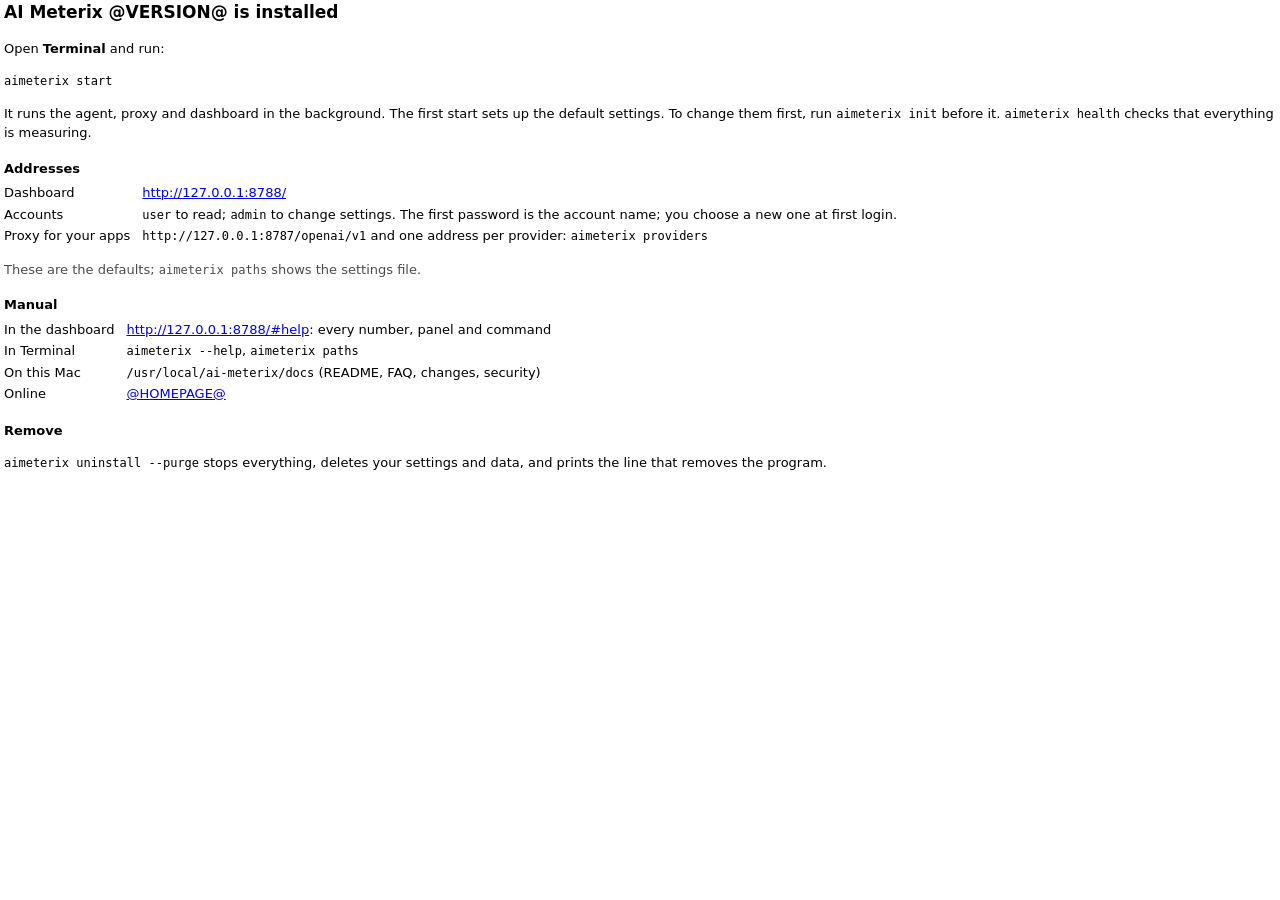
<file: packaging/macos/conclusion.html>
<!doctype html>
<html><head><meta charset="utf-8">
<style>
  :root { color-scheme: light dark; }
  body { font: 13px -apple-system, system-ui, sans-serif; line-height: 1.5; margin: 0 4px; }
  h1 { font-size: 17px; margin: 0 0 4px; }
  h2 { font-size: 13px; margin: 16px 0 4px; }
  ol { margin: 4px 0; padding-left: 20px; }
  li { margin: 3px 0; }
  table { border-collapse: collapse; }
  td { padding: 1px 12px 1px 0; vertical-align: top; }
  code { font: 12px ui-monospace, Menlo, monospace; }
  .muted { opacity: .7; }
</style></head>
<body>
<h1>AI Meterix @VERSION@ is installed</h1>
<p>Open <b>Terminal</b> and run:</p>
<p><code>aimeterix start</code></p>
<p>It runs the agent, proxy and dashboard in the background. The first start sets up the default settings. To change them first, run <code>aimeterix init</code> before it. <code>aimeterix health</code> checks that everything is measuring.</p>

<h2>Addresses</h2>
<table>
  <tr><td>Dashboard</td><td><a href="http://127.0.0.1:8788/">http://127.0.0.1:8788/</a></td></tr>
  <tr><td>Accounts</td><td><code>user</code> to read; <code>admin</code> to change settings. The first password is the account name; you choose a new one at first login.</td></tr>
  <tr><td>Proxy for your apps</td><td><code>http://127.0.0.1:8787/openai/v1</code> and one address per provider: <code>aimeterix providers</code></td></tr>
</table>
<p class="muted">These are the defaults; <code>aimeterix paths</code> shows the settings file.</p>

<h2>Manual</h2>
<table>
  <tr><td>In the dashboard</td><td><a href="http://127.0.0.1:8788/#help">http://127.0.0.1:8788/#help</a>: every number, panel and command</td></tr>
  <tr><td>In Terminal</td><td><code>aimeterix --help</code>, <code>aimeterix paths</code></td></tr>
  <tr><td>On this Mac</td><td><code>/usr/local/ai-meterix/docs</code> (README, FAQ, changes, security)</td></tr>
  <tr><td>Online</td><td><a href="@HOMEPAGE@">@HOMEPAGE@</a></td></tr>
</table>

<h2>Remove</h2>
<p><code>aimeterix uninstall --purge</code> stops everything, deletes your settings and data, and prints the line that removes the program.</p>
</body></html>
</file>
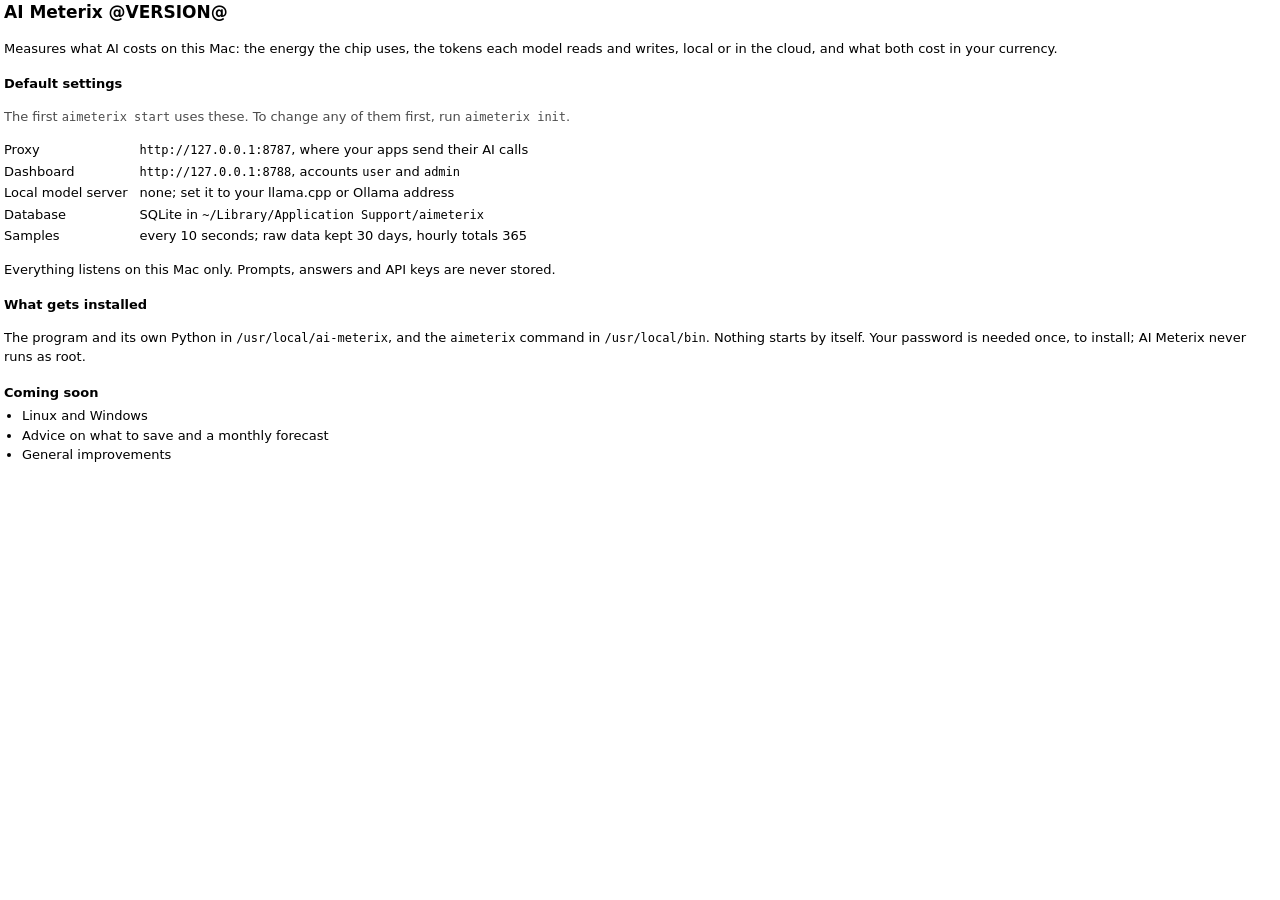
<file: packaging/macos/welcome.html>
<!doctype html>
<html><head><meta charset="utf-8">
<style>
  :root { color-scheme: light dark; }
  body { font: 13px -apple-system, system-ui, sans-serif; line-height: 1.5; margin: 0 4px; }
  h1 { font-size: 17px; margin: 0 0 4px; }
  h2 { font-size: 13px; margin: 16px 0 4px; }
  table { border-collapse: collapse; }
  td { padding: 1px 12px 1px 0; vertical-align: top; }
  code { font: 12px ui-monospace, Menlo, monospace; }
  .muted { opacity: .7; }
  ul { margin: 4px 0; padding-left: 18px; }
</style></head>
<body>
<h1>AI Meterix @VERSION@</h1>
<p>Measures what AI costs on this Mac: the energy the chip uses, the tokens each model reads and writes, local or in the cloud, and what both cost in your currency.</p>

<h2>Default settings</h2>
<p class="muted">The first <code>aimeterix start</code> uses these. To change any of them first, run <code>aimeterix init</code>.</p>
<table>
  <tr><td>Proxy</td><td><code>http://127.0.0.1:8787</code>, where your apps send their AI calls</td></tr>
  <tr><td>Dashboard</td><td><code>http://127.0.0.1:8788</code>, accounts <code>user</code> and <code>admin</code></td></tr>
  <tr><td>Local model server</td><td>none; set it to your llama.cpp or Ollama address</td></tr>
  <tr><td>Database</td><td>SQLite in <code>~/Library/Application Support/aimeterix</code></td></tr>
  <tr><td>Samples</td><td>every 10 seconds; raw data kept 30 days, hourly totals 365</td></tr>
</table>
<p>Everything listens on this Mac only. Prompts, answers and API keys are never stored.</p>

<h2>What gets installed</h2>
<p>The program and its own Python in <code>/usr/local/ai-meterix</code>, and the <code>aimeterix</code> command in <code>/usr/local/bin</code>. Nothing starts by itself. Your password is needed once, to install; AI Meterix never runs as root.</p>

<h2>Coming soon</h2>
<ul>
  <li>Linux and Windows</li>
  <li>Advice on what to save and a monthly forecast</li>
  <li>General improvements</li>
</ul>
</body></html>
</file>
<file: site/style.css>
:root {
  --bg: #07080a;
  --bg-2: #0d0f13;
  --card: #111419;
  --line: #1f242c;
  --text: #e8ebf0;
  --muted: #9aa3af;
  --dim: #6b7380;
  --accent: #4ade80;
  --accent-2: #38bdf8;
  --warn: #fbbf24;
  --mono: ui-monospace, "SF Mono", Menlo, Consolas, monospace;
  --sans: -apple-system, BlinkMacSystemFont, "Inter", "Segoe UI", system-ui, sans-serif;
  color-scheme: dark;
}
* { box-sizing: border-box; }
html { scroll-behavior: smooth; }
body {
  margin: 0; background: var(--bg); color: var(--text);
  font: 16px/1.6 var(--sans); -webkit-font-smoothing: antialiased;
}
body::before { /* faint grid, the "compute" feel */
  content: ""; position: fixed; inset: 0; z-index: -1; pointer-events: none;
  background-image:
    linear-gradient(var(--line) 1px, transparent 1px),
    linear-gradient(90deg, var(--line) 1px, transparent 1px);
  background-size: 48px 48px; opacity: .35;
  mask-image: radial-gradient(ellipse at 50% 0%, #000 0%, transparent 70%);
}
a { color: var(--accent-2); text-decoration: none; }
a:hover { text-decoration: underline; }
.wrap { max-width: 1080px; margin: 0 auto; padding: 0 20px; }

/* header */
header.top {
  position: sticky; top: 0; z-index: 10; backdrop-filter: blur(10px);
  background: rgba(7, 8, 10, .75); border-bottom: 1px solid var(--line);
}
header.top .wrap { display: flex; align-items: center; gap: 24px; height: 60px; }
.logo { display: flex; align-items: center; gap: 10px; color: var(--text); font-weight: 700; letter-spacing: -.01em; }
.logo:hover { text-decoration: none; }
.logo .mark {
  width: 26px; height: 26px; border-radius: 7px; display: grid; place-items: center;
  background: linear-gradient(135deg, var(--accent), var(--accent-2)); color: #04110a; font: 700 13px var(--mono);
}
nav.menu { display: flex; gap: 4px; margin-left: auto; flex-wrap: wrap; }
nav.menu a { color: var(--muted); padding: 6px 10px; border-radius: 8px; font-size: 14px; }
nav.menu a:hover, nav.menu a[aria-current="page"] { color: var(--text); background: var(--card); text-decoration: none; }
.menu-btn { display: none; margin-left: auto; background: none; border: 1px solid var(--line); color: var(--text); border-radius: 8px; padding: 6px 10px; font: inherit; }

/* hero */
.hero { padding: 88px 0 48px; text-align: center; }
.badge {
  display: inline-flex; gap: 8px; align-items: center; padding: 4px 12px; border-radius: 999px;
  border: 1px solid var(--line); background: var(--bg-2); color: var(--muted); font: 13px var(--mono);
}
.badge .dot { width: 7px; height: 7px; border-radius: 50%; background: var(--accent); box-shadow: 0 0 10px var(--accent); }
h1 { font-size: clamp(36px, 6vw, 64px); line-height: 1.05; letter-spacing: -.03em; margin: 22px 0 18px; }
h1 .grad { background: linear-gradient(90deg, var(--accent), var(--accent-2)); -webkit-background-clip: text; background-clip: text; color: transparent; }
.lead { color: var(--muted); font-size: 19px; max-width: 680px; margin: 0 auto 32px; }
h2 { font-size: 30px; letter-spacing: -.02em; margin: 0 0 10px; }
h3 { font-size: 18px; margin: 0 0 6px; }
.section { padding: 64px 0; border-top: 1px solid var(--line); }
.section .sub { color: var(--muted); margin: 0 0 28px; max-width: 680px; }
.page-head { padding: 64px 0 24px; }
.page-head p { color: var(--muted); font-size: 18px; margin: 0; max-width: 680px; }

/* buttons */
.btns { display: flex; gap: 12px; justify-content: center; flex-wrap: wrap; }
.btn {
  display: inline-flex; align-items: center; gap: 8px; padding: 10px 18px; border-radius: 10px;
  border: 1px solid var(--line); background: var(--card); color: var(--text); font-weight: 600; font-size: 15px;
}
.btn:hover { border-color: var(--dim); text-decoration: none; }
.btn.primary { background: var(--text); color: var(--bg); border-color: var(--text); }

/* terminal / code */
.term {
  position: relative; text-align: left; background: var(--bg-2); border: 1px solid var(--line);
  border-radius: 12px; margin: 14px 0; overflow: hidden;
}
.term .bar { display: flex; gap: 6px; padding: 10px 14px; border-bottom: 1px solid var(--line); }
.term .bar i { width: 10px; height: 10px; border-radius: 50%; background: var(--line); }
.term pre { margin: 0; padding: 16px 18px; overflow-x: auto; font: 14px/1.6 var(--mono); color: var(--text); }
.term pre .p { color: var(--accent); user-select: none; }
.term pre .c { color: var(--dim); }
.copy {
  position: absolute; right: 8px; top: 5px; padding: 2px 10px; border-radius: 7px;
  border: 1px solid var(--line); background: var(--card); color: var(--muted); font: 12px var(--sans); cursor: pointer;
}
.copy:hover { color: var(--text); border-color: var(--dim); }
.copy.done { color: var(--accent); border-color: var(--accent); }
code { font: .9em var(--mono); background: var(--card); border: 1px solid var(--line); padding: 1px 6px; border-radius: 6px; }
.hero .term { max-width: 760px; margin: 36px auto 0; }

/* shot */
.shot { margin: 56px auto 0; border-radius: 14px; border: 1px solid var(--line); overflow: hidden;
  box-shadow: 0 30px 80px -20px rgba(56, 189, 248, .18), 0 0 0 1px rgba(255,255,255,.02); }
.shot img { display: block; width: 100%; height: auto; }

/* grids and cards */
.grid { display: grid; gap: 16px; grid-template-columns: repeat(3, 1fr); }
.grid.two { grid-template-columns: repeat(2, 1fr); }
.card { background: var(--card); border: 1px solid var(--line); border-radius: 14px; padding: 22px; }
.card p { color: var(--muted); margin: 0; }
.card .ico { font-size: 22px; margin-bottom: 10px; }
ul.ticks { list-style: none; padding: 0; margin: 0; }
ul.ticks li { padding: 6px 0 6px 28px; position: relative; color: var(--muted); }
ul.ticks li::before { content: "✓"; position: absolute; left: 0; color: var(--accent); font-weight: 700; }
ul.ticks li.no::before { content: "✕"; color: #f87171; }
ul.ticks.soon li::before { content: "○"; color: var(--dim); }
ul.ticks b { color: var(--text); font-weight: 600; }

/* flow diagram */
.flow { display: grid; grid-template-columns: 1fr auto 1fr auto 1fr; gap: 14px; align-items: center; }
.flow .node { background: var(--card); border: 1px solid var(--line); border-radius: 12px; padding: 16px; text-align: center; }
.flow .node b { display: block; }
.flow .node span { color: var(--muted); font-size: 14px; }
.flow .node.hl { border-color: rgba(74, 222, 128, .45); box-shadow: 0 0 30px -10px rgba(74, 222, 128, .5); }
.flow .arrow { color: var(--dim); font: 20px var(--mono); }
.flow .stack { display: grid; gap: 14px; }

/* tables */
table { width: 100%; border-collapse: collapse; font-size: 15px; }
th, td { text-align: left; padding: 10px 12px; border-bottom: 1px solid var(--line); vertical-align: top; }
th { color: var(--muted); font-weight: 600; font-size: 13px; text-transform: uppercase; letter-spacing: .05em; }
.scroll { overflow-x: auto; }

/* releases */
.release { border-left: 2px solid var(--line); padding: 0 0 32px 24px; position: relative; }
.release::before { content: ""; position: absolute; left: -7px; top: 6px; width: 12px; height: 12px; border-radius: 50%; background: var(--accent); box-shadow: 0 0 12px var(--accent); }
.release.soon::before { background: var(--dim); box-shadow: none; }
.release .meta { color: var(--dim); font: 13px var(--mono); margin-bottom: 8px; }
.tag { display: inline-block; padding: 1px 8px; border-radius: 999px; font: 12px var(--mono); border: 1px solid var(--line); color: var(--muted); margin-left: 8px; }
.tag.pre { color: var(--warn); border-color: rgba(251, 191, 36, .4); }

/* footer */
footer { border-top: 1px solid var(--line); margin-top: 64px; padding: 36px 0 48px; color: var(--dim); font-size: 14px; }
footer .wrap { display: flex; justify-content: space-between; gap: 24px; flex-wrap: wrap; }
footer a { color: var(--muted); }
footer .links { display: flex; gap: 16px; flex-wrap: wrap; }

@media (max-width: 820px) {
  .grid, .grid.two { grid-template-columns: 1fr; }
  .flow { grid-template-columns: 1fr; }
  .flow .arrow { transform: rotate(90deg); justify-self: center; }
  .menu-btn { display: block; }
  nav.menu { display: none; position: absolute; top: 60px; left: 0; right: 0; flex-direction: column;
    background: var(--bg); border-bottom: 1px solid var(--line); padding: 8px 16px 16px; }
  nav.menu.open { display: flex; }
  .hero { padding-top: 56px; }
}
</file>
